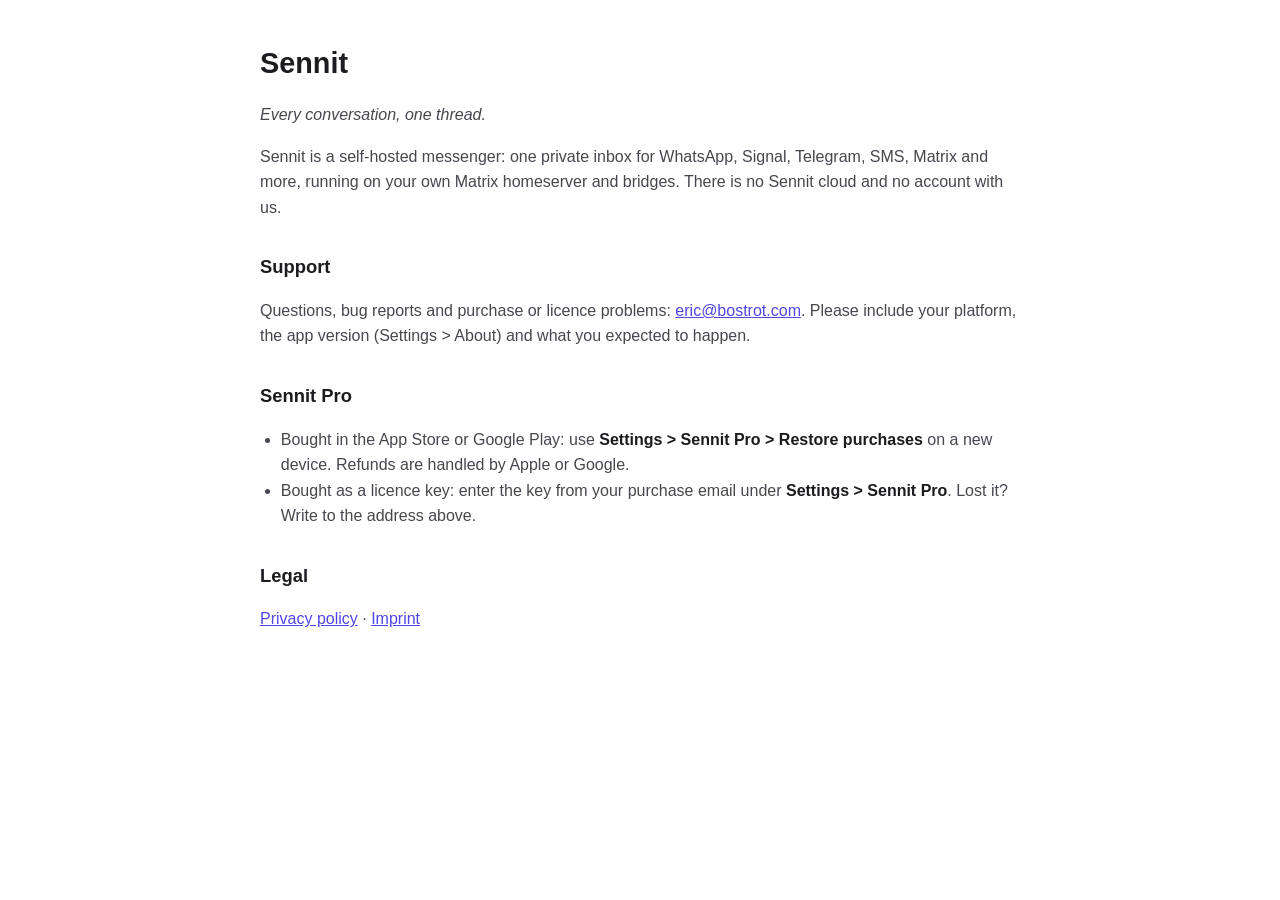
<file: static/apps/sennit/index.html>
<!DOCTYPE html>
<html lang="en">
<head>
<meta charset="utf-8">
<meta name="viewport" content="width=device-width, initial-scale=1">
<meta name="robots" content="noindex">
<title>Sennit Support</title>
<style>
:root{color-scheme:light dark;--bg:#fff;--fg:#1d1b20;--dim:#49454f;--link:#4f46e5}
@media (prefers-color-scheme:dark){:root{--bg:#141218;--fg:#e6e0e9;--dim:#cac4d0;--link:#a5b4fc}}
body{margin:0;background:var(--bg);color:var(--fg);font:16px/1.6 -apple-system,BlinkMacSystemFont,"Segoe UI",Roboto,sans-serif}
main{max-width:760px;margin:0 auto;padding:2.5rem 1rem 4rem}
h1{font-size:1.8rem;margin:0 0 1rem} h2{font-size:1.15rem;margin:2rem 0 .5rem}
p,li{color:var(--dim)} strong{color:var(--fg)} a{color:var(--link)}
code{font-size:.9em} ul{padding-left:1.3rem}
</style>
</head>
<body>
<main>
<h1>Sennit</h1>
<p><em>Every conversation, one thread.</em></p>
<p>Sennit is a self-hosted messenger: one private inbox for WhatsApp, Signal, Telegram, SMS, Matrix and more, running on your own Matrix homeserver and bridges. There is no Sennit cloud and no account with us.</p>
<h2>Support</h2>
<p>Questions, bug reports and purchase or licence problems: <a href="mailto:eric@bostrot.com">eric@bostrot.com</a>. Please include your platform, the app version (Settings &gt; About) and what you expected to happen.</p>
<h2>Sennit Pro</h2>
<ul>
  <li>Bought in the App Store or Google Play: use <strong>Settings &gt; Sennit Pro &gt; Restore purchases</strong> on a new device. Refunds are handled by Apple or Google.</li>
  <li>Bought as a licence key: enter the key from your purchase email under <strong>Settings &gt; Sennit Pro</strong>. Lost it? Write to the address above.</li>
</ul>
<h2>Legal</h2>
<p><a href="privacy.html">Privacy policy</a> · <a href="/imprint.html">Imprint</a></p>
</main>
</body>
</html>
</file>
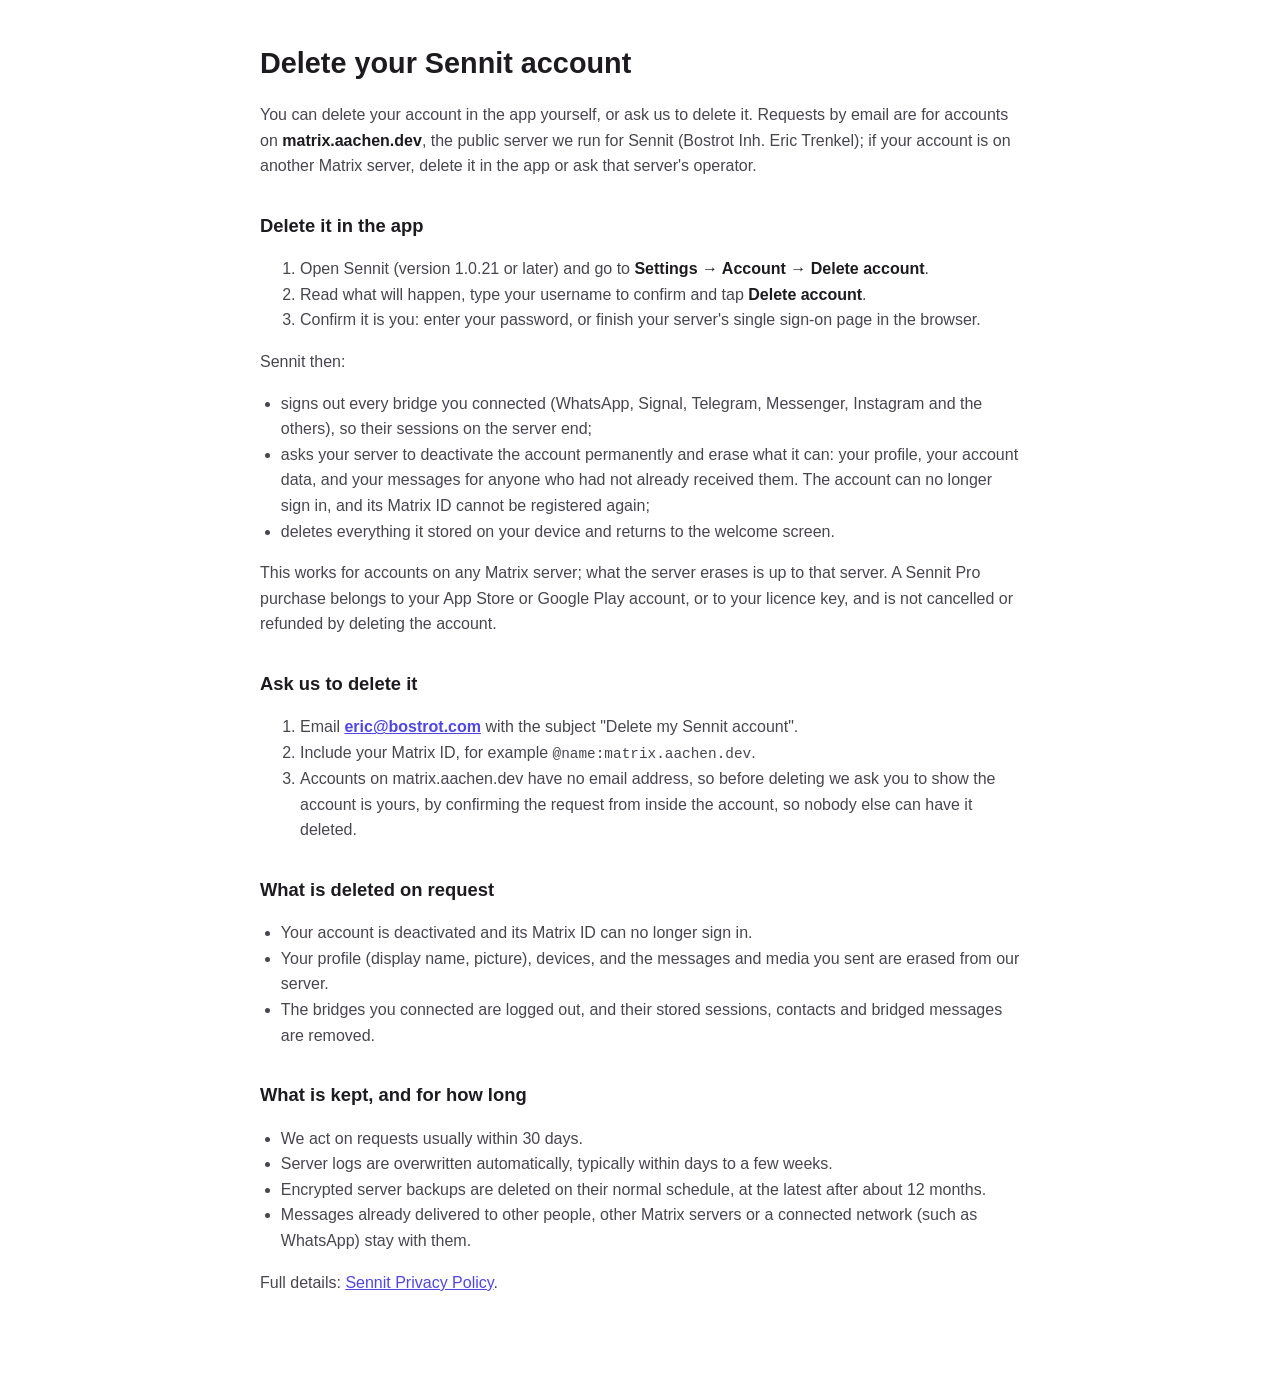
<file: static/apps/sennit/delete-account.html>
<!DOCTYPE html>
<html lang="en">
<head>
<meta charset="utf-8">
<meta name="viewport" content="width=device-width, initial-scale=1">
<meta name="robots" content="noindex">
<title>Delete your Sennit account</title>
<style>
:root{color-scheme:light dark;--bg:#fff;--fg:#1d1b20;--dim:#49454f;--link:#4f46e5}
@media (prefers-color-scheme:dark){:root{--bg:#141218;--fg:#e6e0e9;--dim:#cac4d0;--link:#a5b4fc}}
body{margin:0;background:var(--bg);color:var(--fg);font:16px/1.6 -apple-system,BlinkMacSystemFont,"Segoe UI",Roboto,sans-serif}
main{max-width:760px;margin:0 auto;padding:2.5rem 1rem 4rem}
h1{font-size:1.8rem;margin:0 0 1rem} h2{font-size:1.15rem;margin:2rem 0 .5rem}
p,li{color:var(--dim)} strong{color:var(--fg)} a{color:var(--link)}
code{font-size:.9em} ul{padding-left:1.3rem}
</style>
</head>
<body>
<main>
<h1>Delete your Sennit account</h1>
<p>You can delete your account in the app yourself, or ask us to delete it. Requests by email are for accounts on <strong>matrix.aachen.dev</strong>, the public server we run for Sennit (Bostrot Inh. Eric Trenkel); if your account is on another Matrix server, delete it in the app or ask that server's operator.</p>
<h2 id="in-app">Delete it in the app</h2>
<ol>
  <li>Open Sennit (version 1.0.21 or later) and go to <strong>Settings → Account → Delete account</strong>.</li>
  <li>Read what will happen, type your username to confirm and tap <strong>Delete account</strong>.</li>
  <li>Confirm it is you: enter your password, or finish your server's single sign-on page in the browser.</li>
</ol>
<p>Sennit then:</p>
<ul>
  <li>signs out every bridge you connected (WhatsApp, Signal, Telegram, Messenger, Instagram and the others), so their sessions on the server end;</li>
  <li>asks your server to deactivate the account permanently and erase what it can: your profile, your account data, and your messages for anyone who had not already received them. The account can no longer sign in, and its Matrix ID cannot be registered again;</li>
  <li>deletes everything it stored on your device and returns to the welcome screen.</li>
</ul>
<p>This works for accounts on any Matrix server; what the server erases is up to that server. A Sennit Pro purchase belongs to your App Store or Google Play account, or to your licence key, and is not cancelled or refunded by deleting the account.</p>
<h2 id="request">Ask us to delete it</h2>
<ol>
  <li>Email <strong><a href="mailto:eric@bostrot.com?subject=Delete%20my%20Sennit%20account">eric@bostrot.com</a></strong> with the subject "Delete my Sennit account".</li>
  <li>Include your Matrix ID, for example <code>@name:matrix.aachen.dev</code>.</li>
  <li>Accounts on matrix.aachen.dev have no email address, so before deleting we ask you to show the account is yours, by confirming the request from inside the account, so nobody else can have it deleted.</li>
</ol>
<h2>What is deleted on request</h2>
<ul>
  <li>Your account is deactivated and its Matrix ID can no longer sign in.</li>
  <li>Your profile (display name, picture), devices, and the messages and media you sent are erased from our server.</li>
  <li>The bridges you connected are logged out, and their stored sessions, contacts and bridged messages are removed.</li>
</ul>
<h2>What is kept, and for how long</h2>
<ul>
  <li>We act on requests usually within 30 days.</li>
  <li>Server logs are overwritten automatically, typically within days to a few weeks.</li>
  <li>Encrypted server backups are deleted on their normal schedule, at the latest after about 12 months.</li>
  <li>Messages already delivered to other people, other Matrix servers or a connected network (such as WhatsApp) stay with them.</li>
</ul>
<p>Full details: <a href="privacy.html">Sennit Privacy Policy</a>.</p>
</main>
</body>
</html>
</file>
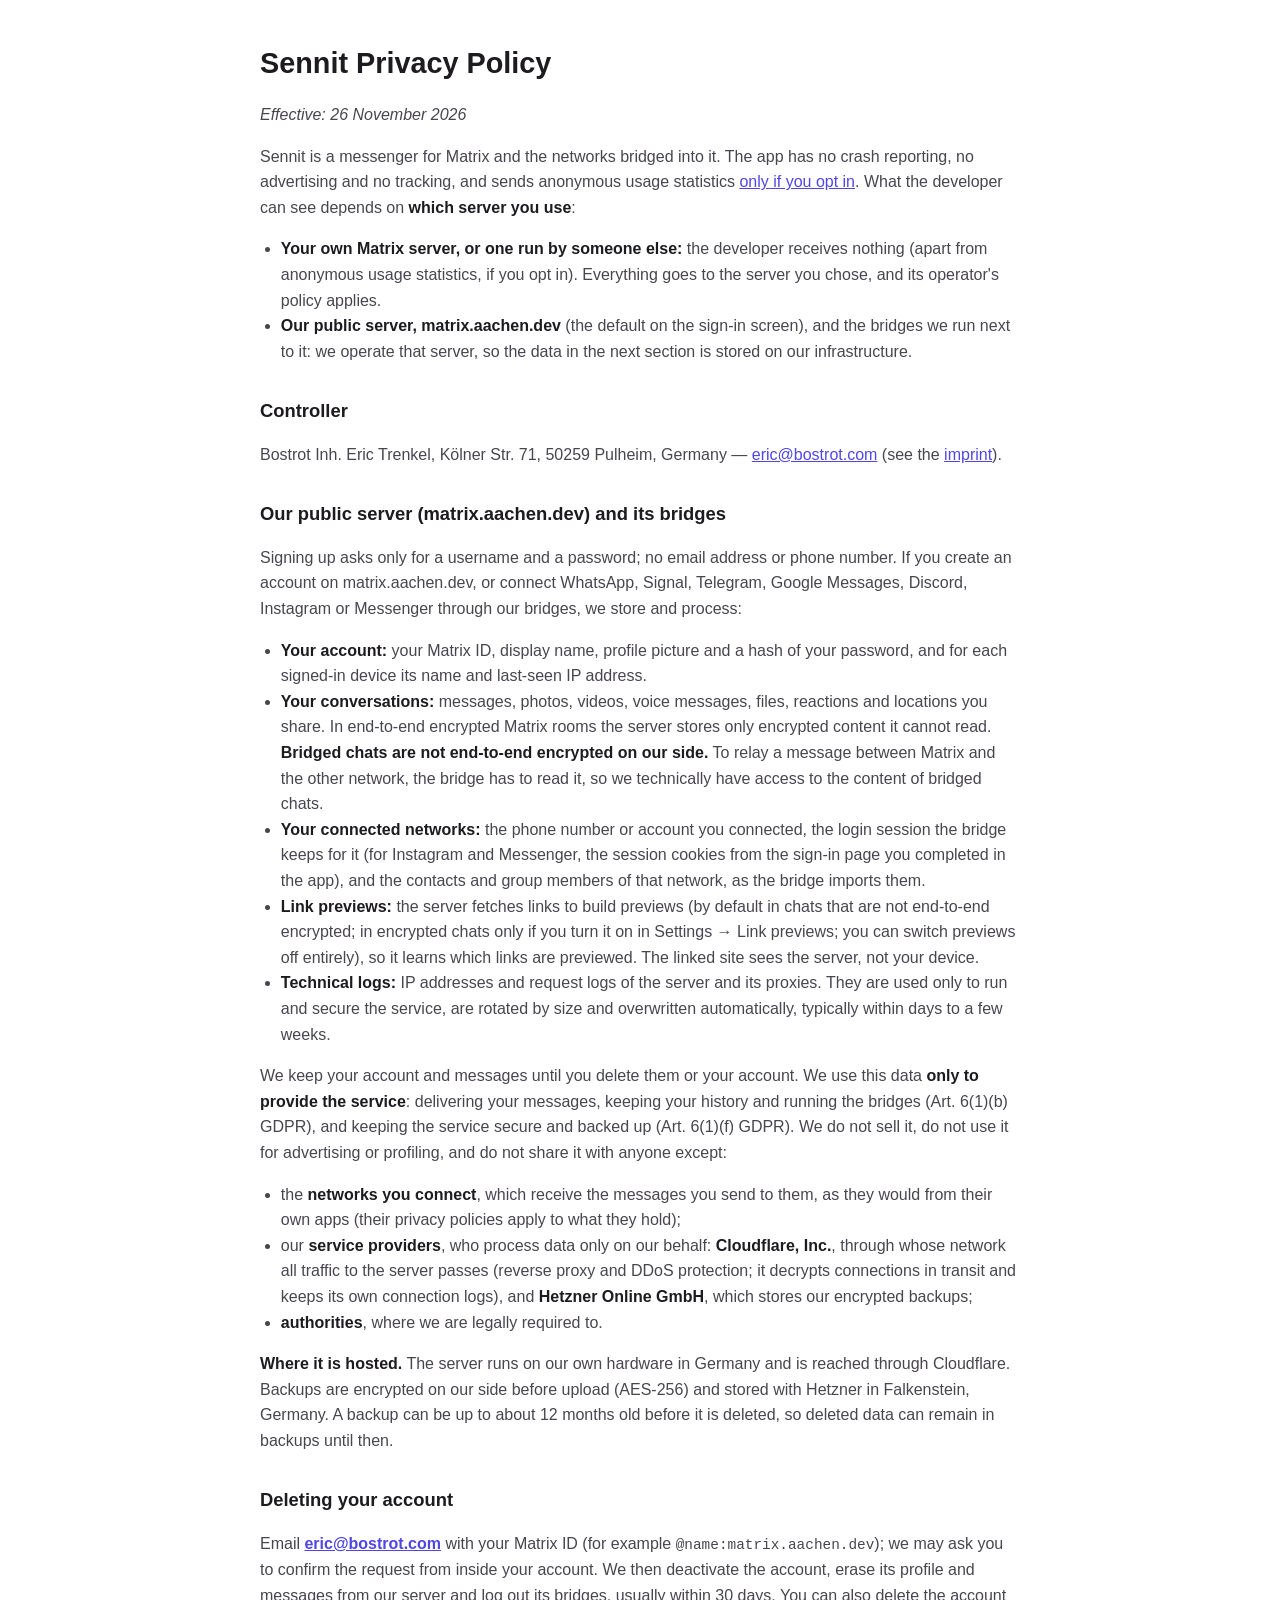
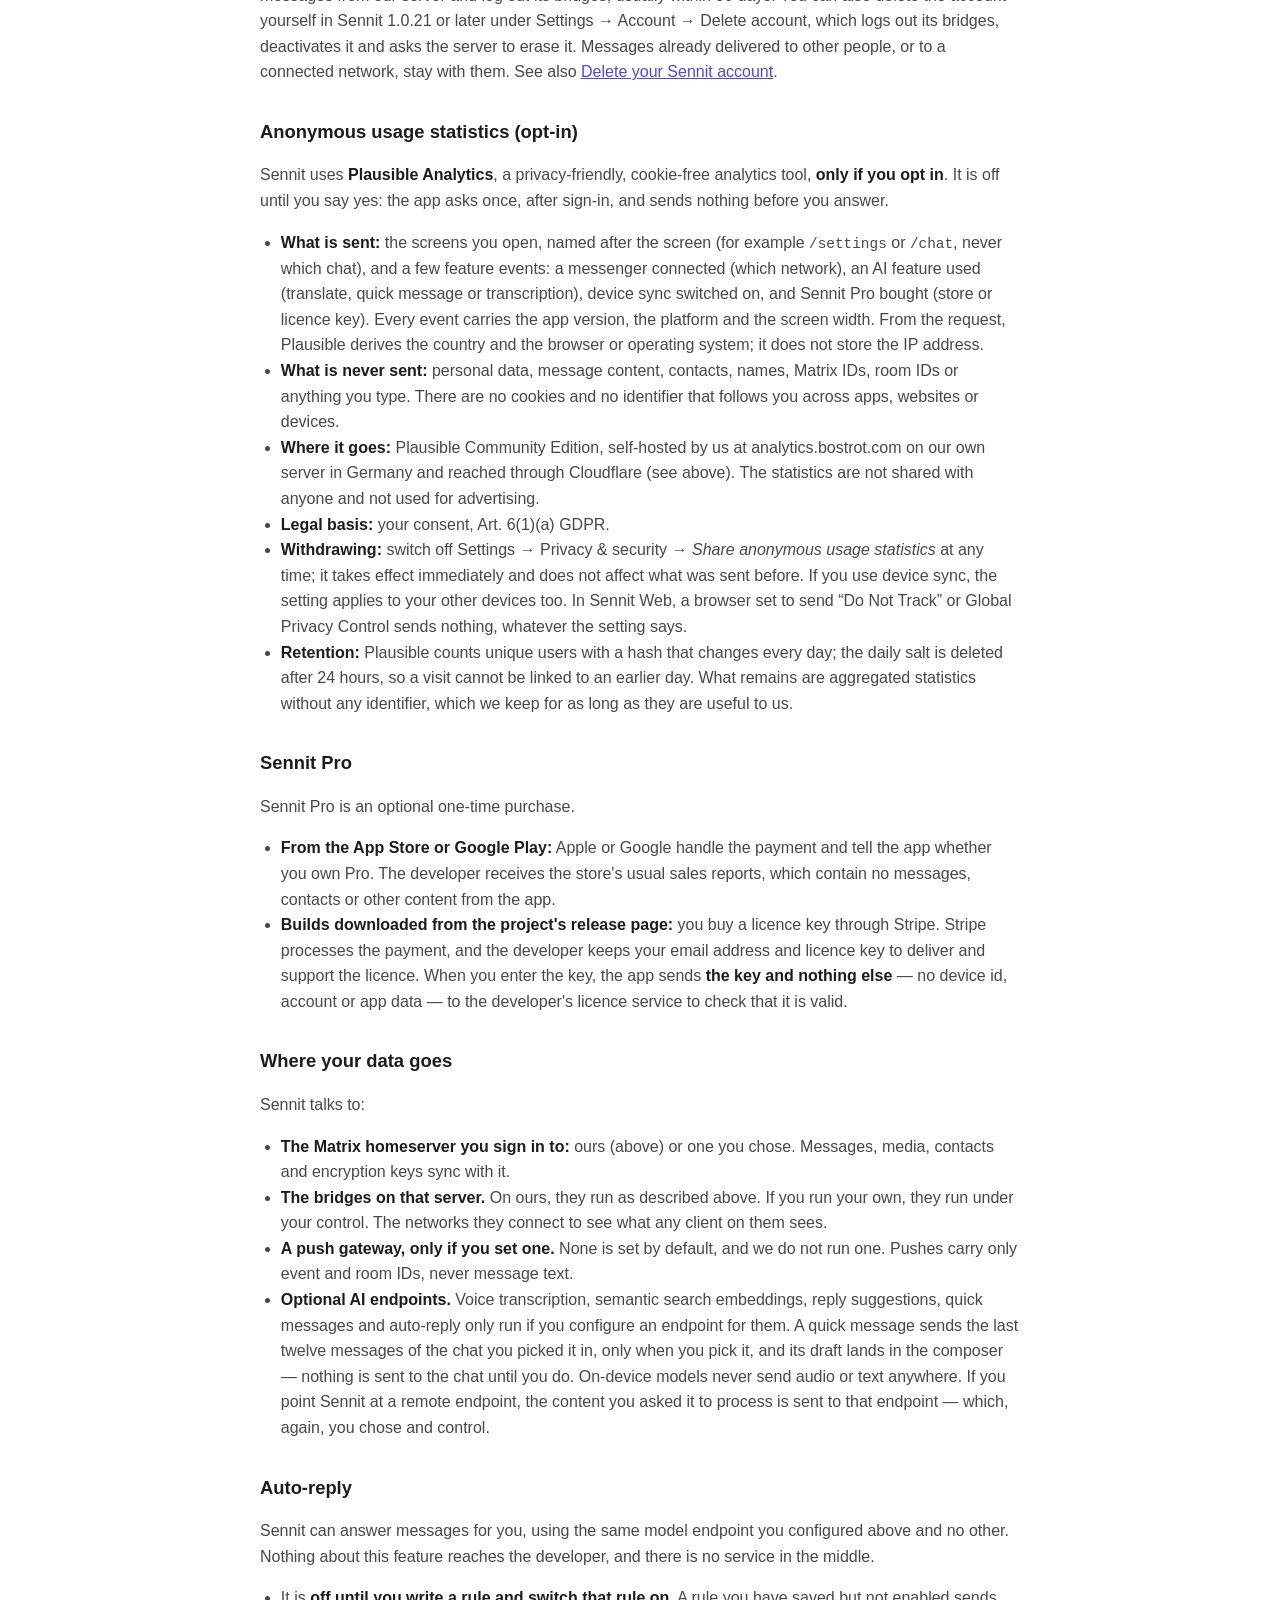
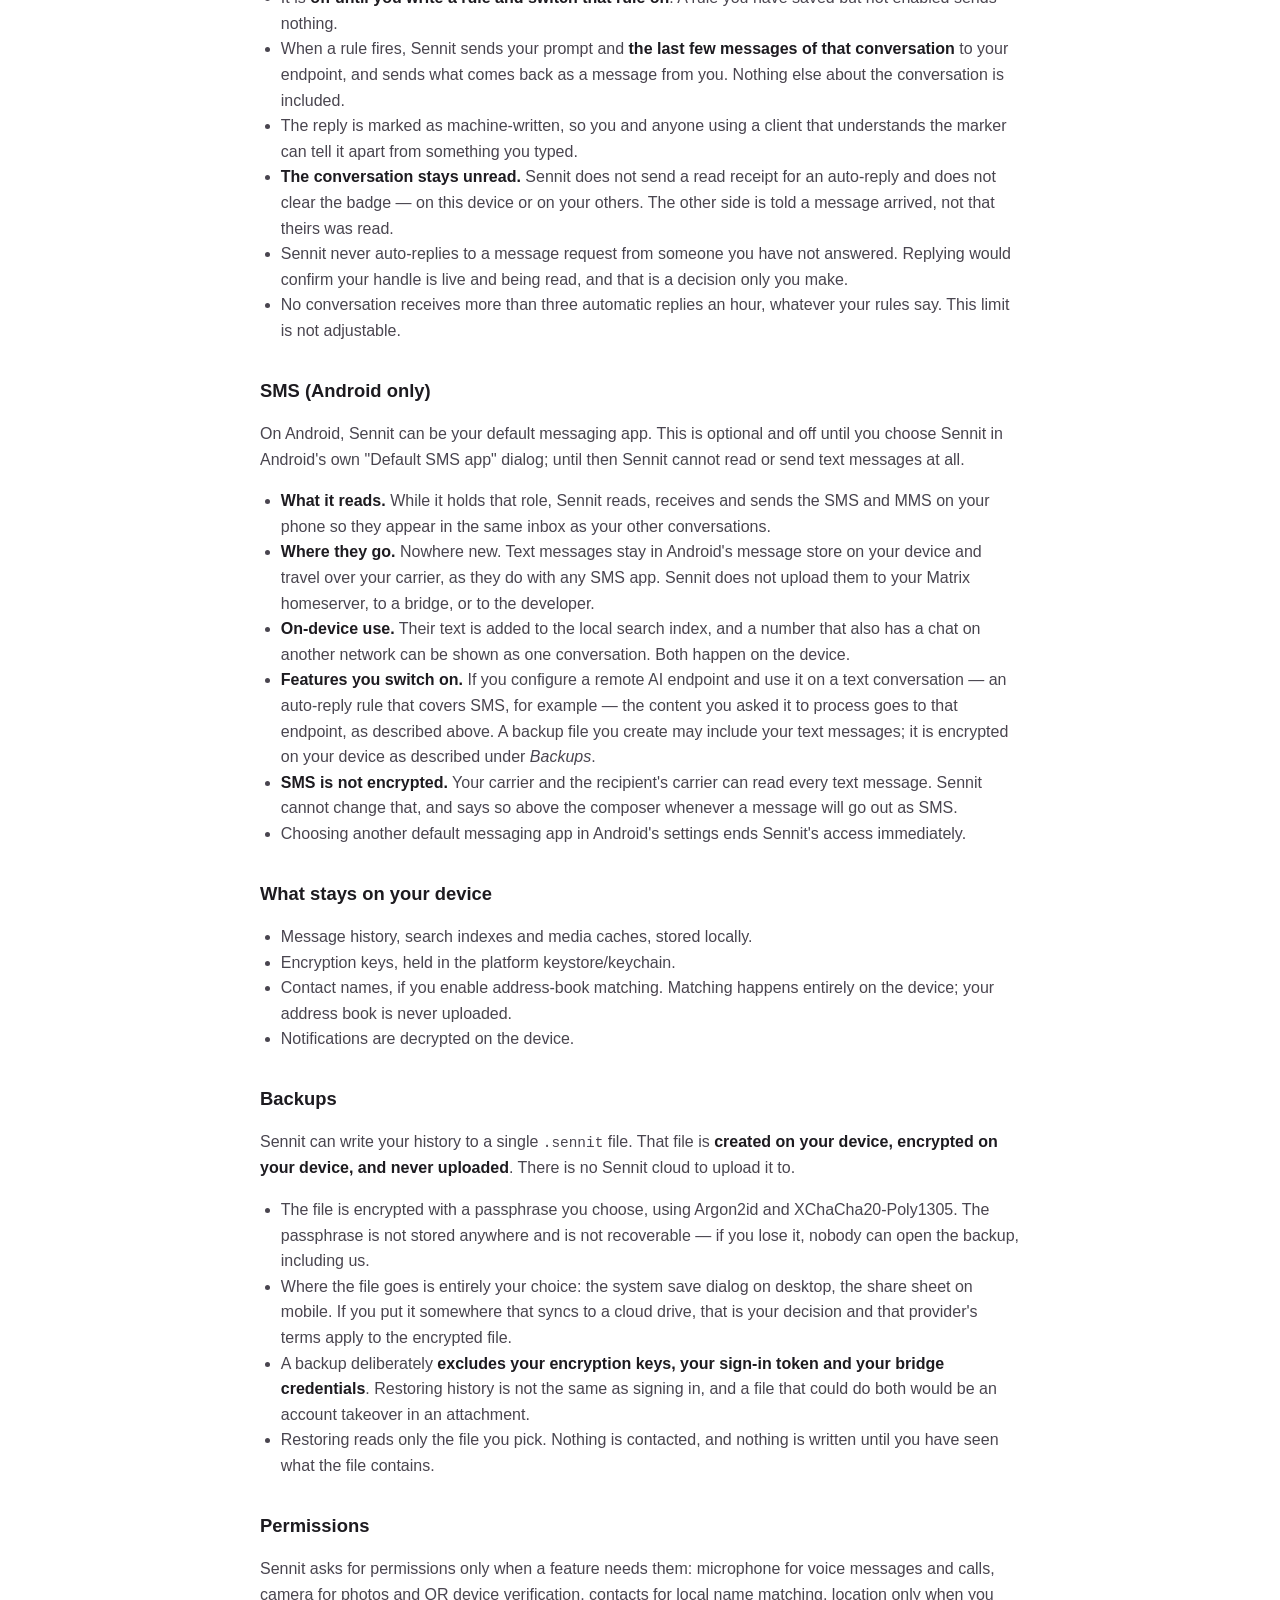
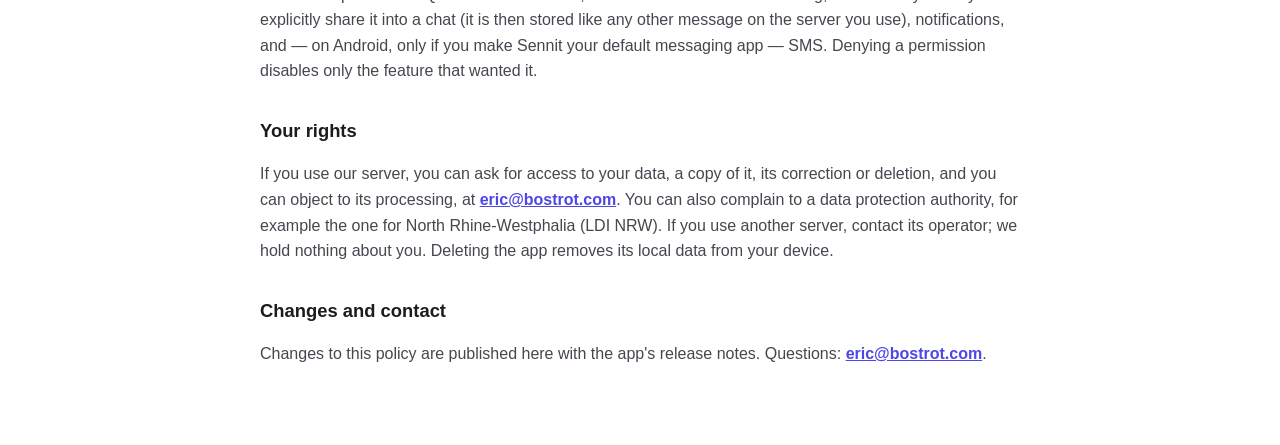
<file: static/apps/sennit/privacy.html>
<!DOCTYPE html>
<html lang="en">
<head>
<meta charset="utf-8">
<meta name="viewport" content="width=device-width, initial-scale=1">
<meta name="robots" content="noindex">
<title>Sennit Privacy Policy</title>
<style>
:root{color-scheme:light dark;--bg:#fff;--fg:#1d1b20;--dim:#49454f;--link:#4f46e5}
@media (prefers-color-scheme:dark){:root{--bg:#141218;--fg:#e6e0e9;--dim:#cac4d0;--link:#a5b4fc}}
body{margin:0;background:var(--bg);color:var(--fg);font:16px/1.6 -apple-system,BlinkMacSystemFont,"Segoe UI",Roboto,sans-serif}
main{max-width:760px;margin:0 auto;padding:2.5rem 1rem 4rem}
h1{font-size:1.8rem;margin:0 0 1rem} h2{font-size:1.15rem;margin:2rem 0 .5rem}
p,li{color:var(--dim)} strong{color:var(--fg)} a{color:var(--link)}
code{font-size:.9em} ul{padding-left:1.3rem}
</style>
</head>
<body>
<main>
<h1>Sennit Privacy Policy</h1>
<p><em>Effective: 26 November 2026</em></p>
<p>Sennit is a messenger for Matrix and the networks bridged into it. The app has no crash reporting, no advertising and no tracking, and sends anonymous usage statistics <a href="#analytics">only if you opt in</a>. What the developer can see depends on <strong>which server you use</strong>:</p>
<ul>
  <li><strong>Your own Matrix server, or one run by someone else:</strong> the developer receives nothing (apart from anonymous usage statistics, if you opt in). Everything goes to the server you chose, and its operator's policy applies.</li>
  <li><strong>Our public server, matrix.aachen.dev</strong> (the default on the sign-in screen), and the bridges we run next to it: we operate that server, so the data in the next section is stored on our infrastructure.</li>
</ul>
<h2>Controller</h2>
<p>Bostrot Inh. Eric Trenkel, Kölner Str. 71, 50259 Pulheim, Germany — <a href="mailto:eric@bostrot.com">eric@bostrot.com</a> (see the <a href="/imprint.html">imprint</a>).</p>
<h2>Our public server (matrix.aachen.dev) and its bridges</h2>
<p>Signing up asks only for a username and a password; no email address or phone number. If you create an account on matrix.aachen.dev, or connect WhatsApp, Signal, Telegram, Google Messages, Discord, Instagram or Messenger through our bridges, we store and process:</p>
<ul>
  <li><strong>Your account:</strong> your Matrix ID, display name, profile picture and a hash of your password, and for each signed-in device its name and last-seen IP address.</li>
  <li><strong>Your conversations:</strong> messages, photos, videos, voice messages, files, reactions and locations you share. In end-to-end encrypted Matrix rooms the server stores only encrypted content it cannot read. <strong>Bridged chats are not end-to-end encrypted on our side.</strong> To relay a message between Matrix and the other network, the bridge has to read it, so we technically have access to the content of bridged chats.</li>
  <li><strong>Your connected networks:</strong> the phone number or account you connected, the login session the bridge keeps for it (for Instagram and Messenger, the session cookies from the sign-in page you completed in the app), and the contacts and group members of that network, as the bridge imports them.</li>
  <li><strong>Link previews:</strong> the server fetches links to build previews (by default in chats that are not end-to-end encrypted; in encrypted chats only if you turn it on in Settings → Link previews; you can switch previews off entirely), so it learns which links are previewed. The linked site sees the server, not your device.</li>
  <li><strong>Technical logs:</strong> IP addresses and request logs of the server and its proxies. They are used only to run and secure the service, are rotated by size and overwritten automatically, typically within days to a few weeks.</li>
</ul>
<p>We keep your account and messages until you delete them or your account. We use this data <strong>only to provide the service</strong>: delivering your messages, keeping your history and running the bridges (Art. 6(1)(b) GDPR), and keeping the service secure and backed up (Art. 6(1)(f) GDPR). We do not sell it, do not use it for advertising or profiling, and do not share it with anyone except:</p>
<ul>
  <li>the <strong>networks you connect</strong>, which receive the messages you send to them, as they would from their own apps (their privacy policies apply to what they hold);</li>
  <li>our <strong>service providers</strong>, who process data only on our behalf: <strong>Cloudflare, Inc.</strong>, through whose network all traffic to the server passes (reverse proxy and DDoS protection; it decrypts connections in transit and keeps its own connection logs), and <strong>Hetzner Online GmbH</strong>, which stores our encrypted backups;</li>
  <li><strong>authorities</strong>, where we are legally required to.</li>
</ul>
<p><strong>Where it is hosted.</strong> The server runs on our own hardware in Germany and is reached through Cloudflare. Backups are encrypted on our side before upload (AES-256) and stored with Hetzner in Falkenstein, Germany. A backup can be up to about 12 months old before it is deleted, so deleted data can remain in backups until then.</p>
<h2 id="delete-account">Deleting your account</h2>
<p>Email <strong><a href="mailto:eric@bostrot.com?subject=Delete%20my%20Sennit%20account">eric@bostrot.com</a></strong> with your Matrix ID (for example <code>@name:matrix.aachen.dev</code>); we may ask you to confirm the request from inside your account. We then deactivate the account, erase its profile and messages from our server and log out its bridges, usually within 30 days. You can also delete the account yourself in Sennit 1.0.21 or later under Settings → Account → Delete account, which logs out its bridges, deactivates it and asks the server to erase it. Messages already delivered to other people, or to a connected network, stay with them. See also <a href="delete-account.html">Delete your Sennit account</a>.</p>
<h2 id="analytics">Anonymous usage statistics (opt-in)</h2>
<p>Sennit uses <strong>Plausible Analytics</strong>, a privacy-friendly, cookie-free analytics tool, <strong>only if you opt in</strong>. It is off until you say yes: the app asks once, after sign-in, and sends nothing before you answer.</p>
<ul>
  <li><strong>What is sent:</strong> the screens you open, named after the screen (for example <code>/settings</code> or <code>/chat</code>, never which chat), and a few feature events: a messenger connected (which network), an AI feature used (translate, quick message or transcription), device sync switched on, and Sennit Pro bought (store or licence key). Every event carries the app version, the platform and the screen width. From the request, Plausible derives the country and the browser or operating system; it does not store the IP address.</li>
  <li><strong>What is never sent:</strong> personal data, message content, contacts, names, Matrix IDs, room IDs or anything you type. There are no cookies and no identifier that follows you across apps, websites or devices.</li>
  <li><strong>Where it goes:</strong> Plausible Community Edition, self-hosted by us at analytics.bostrot.com on our own server in Germany and reached through Cloudflare (see above). The statistics are not shared with anyone and not used for advertising.</li>
  <li><strong>Legal basis:</strong> your consent, Art. 6(1)(a) GDPR.</li>
  <li><strong>Withdrawing:</strong> switch off Settings → Privacy &amp; security → <em>Share anonymous usage statistics</em> at any time; it takes effect immediately and does not affect what was sent before. If you use device sync, the setting applies to your other devices too. In Sennit Web, a browser set to send “Do Not Track” or Global Privacy Control sends nothing, whatever the setting says.</li>
  <li><strong>Retention:</strong> Plausible counts unique users with a hash that changes every day; the daily salt is deleted after 24 hours, so a visit cannot be linked to an earlier day. What remains are aggregated statistics without any identifier, which we keep for as long as they are useful to us.</li>
</ul>
<h2>Sennit Pro</h2>
<p>Sennit Pro is an optional one-time purchase.</p>
<ul>
  <li><strong>From the App Store or Google Play:</strong> Apple or Google handle the payment and tell the app whether you own Pro. The developer receives the store's usual sales reports, which contain no messages, contacts or other content from the app.</li>
  <li><strong>Builds downloaded from the project's release page:</strong> you buy a licence key through Stripe. Stripe processes the payment, and the developer keeps your email address and licence key to deliver and support the licence. When you enter the key, the app sends <strong>the key and nothing else</strong> — no device id, account or app data — to the developer's licence service to check that it is valid.</li>
</ul>
<h2>Where your data goes</h2>
<p>Sennit talks to:</p>
<ul>
  <li><strong>The Matrix homeserver you sign in to:</strong> ours (above) or one you chose. Messages, media, contacts and encryption keys sync with it.</li>
  <li><strong>The bridges on that server.</strong> On ours, they run as described above. If you run your own, they run under your control. The networks they connect to see what any client on them sees.</li>
  <li><strong>A push gateway, only if you set one.</strong> None is set by default, and we do not run one. Pushes carry only event and room IDs, never message text.</li>
  <li><strong>Optional AI endpoints.</strong> Voice transcription, semantic search embeddings, reply suggestions, quick messages and auto-reply only run if you configure an endpoint for them. A quick message sends the last twelve messages of the chat you picked it in, only when you pick it, and its draft lands in the composer — nothing is sent to the chat until you do. On-device models never send audio or text anywhere. If you point Sennit at a remote endpoint, the content you asked it to process is sent to that endpoint — which, again, you chose and control.</li>
</ul>
<h2>Auto-reply</h2>
<p>Sennit can answer messages for you, using the same model endpoint you configured above and no other. Nothing about this feature reaches the developer, and there is no service in the middle.</p>
<ul>
  <li>It is <strong>off until you write a rule and switch that rule on</strong>. A rule you have saved but not enabled sends nothing.</li>
  <li>When a rule fires, Sennit sends your prompt and <strong>the last few messages of that conversation</strong> to your endpoint, and sends what comes back as a message from you. Nothing else about the conversation is included.</li>
  <li>The reply is marked as machine-written, so you and anyone using a client that understands the marker can tell it apart from something you typed.</li>
  <li><strong>The conversation stays unread.</strong> Sennit does not send a read receipt for an auto-reply and does not clear the badge — on this device or on your others. The other side is told a message arrived, not that theirs was read.</li>
  <li>Sennit never auto-replies to a message request from someone you have not answered. Replying would confirm your handle is live and being read, and that is a decision only you make.</li>
  <li>No conversation receives more than three automatic replies an hour, whatever your rules say. This limit is not adjustable.</li>
</ul>
<h2>SMS (Android only)</h2>
<p>On Android, Sennit can be your default messaging app. This is optional and off until you choose Sennit in Android's own "Default SMS app" dialog; until then Sennit cannot read or send text messages at all.</p>
<ul>
  <li><strong>What it reads.</strong> While it holds that role, Sennit reads, receives and sends the SMS and MMS on your phone so they appear in the same inbox as your other conversations.</li>
  <li><strong>Where they go.</strong> Nowhere new. Text messages stay in Android's message store on your device and travel over your carrier, as they do with any SMS app. Sennit does not upload them to your Matrix homeserver, to a bridge, or to the developer.</li>
  <li><strong>On-device use.</strong> Their text is added to the local search index, and a number that also has a chat on another network can be shown as one conversation. Both happen on the device.</li>
  <li><strong>Features you switch on.</strong> If you configure a remote AI endpoint and use it on a text conversation — an auto-reply rule that covers SMS, for example — the content you asked it to process goes to that endpoint, as described above. A backup file you create may include your text messages; it is encrypted on your device as described under <em>Backups</em>.</li>
  <li><strong>SMS is not encrypted.</strong> Your carrier and the recipient's carrier can read every text message. Sennit cannot change that, and says so above the composer whenever a message will go out as SMS.</li>
  <li>Choosing another default messaging app in Android's settings ends Sennit's access immediately.</li>
</ul>
<h2>What stays on your device</h2>
<ul>
  <li>Message history, search indexes and media caches, stored locally.</li>
  <li>Encryption keys, held in the platform keystore/keychain.</li>
  <li>Contact names, if you enable address-book matching. Matching happens entirely on the device; your address book is never uploaded.</li>
  <li>Notifications are decrypted on the device.</li>
</ul>
<h2>Backups</h2>
<p>Sennit can write your history to a single <code>.sennit</code> file. That file is <strong>created on your device, encrypted on your device, and never uploaded</strong>. There is no Sennit cloud to upload it to.</p>
<ul>
  <li>The file is encrypted with a passphrase you choose, using Argon2id and XChaCha20-Poly1305. The passphrase is not stored anywhere and is not recoverable — if you lose it, nobody can open the backup, including us.</li>
  <li>Where the file goes is entirely your choice: the system save dialog on desktop, the share sheet on mobile. If you put it somewhere that syncs to a cloud drive, that is your decision and that provider's terms apply to the encrypted file.</li>
  <li>A backup deliberately <strong>excludes your encryption keys, your sign-in token and your bridge credentials</strong>. Restoring history is not the same as signing in, and a file that could do both would be an account takeover in an attachment.</li>
  <li>Restoring reads only the file you pick. Nothing is contacted, and nothing is written until you have seen what the file contains.</li>
</ul>
<h2>Permissions</h2>
<p>Sennit asks for permissions only when a feature needs them: microphone for voice messages and calls, camera for photos and QR device verification, contacts for local name matching, location only when you explicitly share it into a chat (it is then stored like any other message on the server you use), notifications, and — on Android, only if you make Sennit your default messaging app — SMS. Denying a permission disables only the feature that wanted it.</p>
<h2>Your rights</h2>
<p>If you use our server, you can ask for access to your data, a copy of it, its correction or deletion, and you can object to its processing, at <strong><a href="mailto:eric@bostrot.com">eric@bostrot.com</a></strong>. You can also complain to a data protection authority, for example the one for North Rhine-Westphalia (LDI NRW). If you use another server, contact its operator; we hold nothing about you. Deleting the app removes its local data from your device.</p>
<h2>Changes and contact</h2>
<p>Changes to this policy are published here with the app's release notes. Questions: <strong><a href="mailto:eric@bostrot.com">eric@bostrot.com</a></strong>.</p>
</main>
</body>
</html>
</file>
